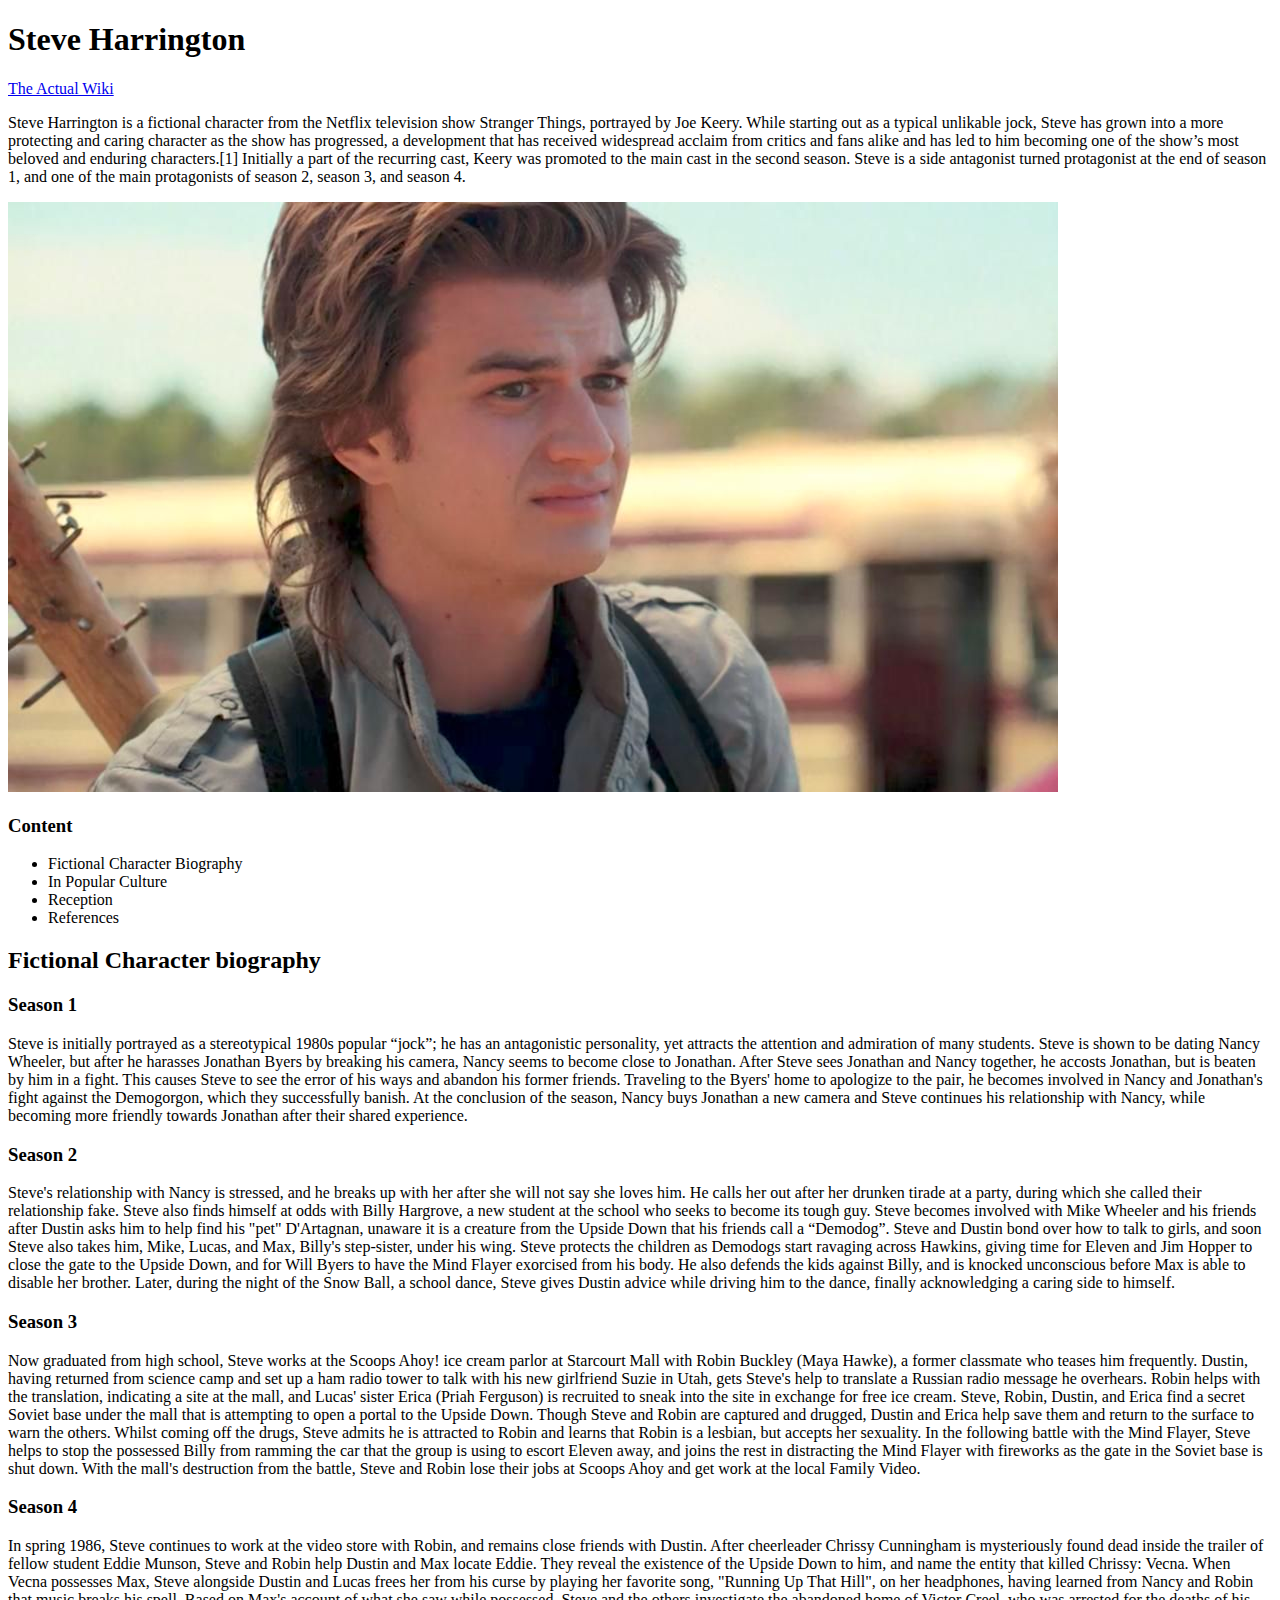
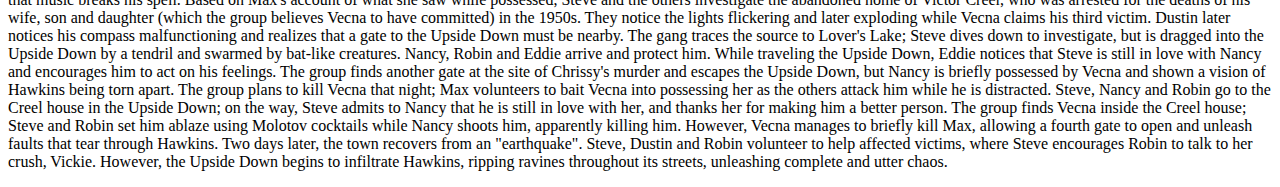
<file: vitamin2/index.html>
<!DOCTYPE html>
<html lang="en">
<head>
    <meta charset="UTF-8">
    <meta name="viewport" content="width=device-width, initial-scale=1.0">
    <meta name="description" content="Steve Harrington page">
    <meta name="theme-color" content="RED">
    <h1 style="font-size: 1;">Steve Harrington</h1>
    <title>Steve Harrington Tribute</title>
</head>
<body>
    <a href="https://en.wikipedia.org/wiki/Steve_Harrington" >The Actual Wiki</a>
    <p>Steve Harrington is a fictional character from the Netflix television show Stranger Things, portrayed by Joe Keery. While starting out as a typical unlikable jock, Steve has grown into a more protecting and caring character as the show has progressed, a development that has received widespread acclaim from critics and fans alike and has led to him becoming one of the show’s most beloved and enduring characters.[1] Initially a part of the recurring cast, Keery was promoted to the main cast in the second season. Steve is a side antagonist turned protagonist at the end of season 1, and one of the main protagonists of season 2, season 3, and season 4.
    </p>
    <img src="Steve_Harrington.png"/>
    <h3>Content</h3>
    <ul>
        <li>Fictional Character Biography</li>
        <li>In Popular Culture</li>
        <li>Reception</li>
        <li>References</li>
      </ul>
    <h2>Fictional Character biography</h2>
    <h3>Season 1</h3>
    <p>Steve is initially portrayed as a stereotypical 1980s popular “jock”; he has an antagonistic personality, yet attracts the attention and admiration of many students. Steve is shown to be dating Nancy Wheeler, but after he harasses Jonathan Byers by breaking his camera, Nancy seems to become close to Jonathan. After Steve sees Jonathan and Nancy together, he accosts Jonathan, but is beaten by him in a fight. This causes Steve to see the error of his ways and abandon his former friends. Traveling to the Byers' home to apologize to the pair, he becomes involved in Nancy and Jonathan's fight against the Demogorgon, which they successfully banish. At the conclusion of the season, Nancy buys Jonathan a new camera and Steve continues his relationship with Nancy, while becoming more friendly towards Jonathan after their shared experience.</p>
    
    <h3>Season 2</h3>
    <p>Steve's relationship with Nancy is stressed, and he breaks up with her after she will not say she loves him. He calls her out after her drunken tirade at a party, during which she called their relationship fake. Steve also finds himself at odds with Billy Hargrove, a new student at the school who seeks to become its tough guy. Steve becomes involved with Mike Wheeler and his friends after Dustin asks him to help find his "pet" D'Artagnan, unaware it is a creature from the Upside Down that his friends call a “Demodog”. Steve and Dustin bond over how to talk to girls, and soon Steve also takes him, Mike, Lucas, and Max, Billy's step-sister, under his wing. Steve protects the children as Demodogs start ravaging across Hawkins, giving time for Eleven and Jim Hopper to close the gate to the Upside Down, and for Will Byers to have the Mind Flayer exorcised from his body. He also defends the kids against Billy, and is knocked unconscious before Max is able to disable her brother. Later, during the night of the Snow Ball, a school dance, Steve gives Dustin advice while driving him to the dance, finally acknowledging a caring side to himself.</p>

    <h3>Season 3</h3>
    <p>Now graduated from high school, Steve works at the Scoops Ahoy! ice cream parlor at Starcourt Mall with Robin Buckley (Maya Hawke), a former classmate who teases him frequently. Dustin, having returned from science camp and set up a ham radio tower to talk with his new girlfriend Suzie in Utah, gets Steve's help to translate a Russian radio message he overhears. Robin helps with the translation, indicating a site at the mall, and Lucas' sister Erica (Priah Ferguson) is recruited to sneak into the site in exchange for free ice cream. Steve, Robin, Dustin, and Erica find a secret Soviet base under the mall that is attempting to open a portal to the Upside Down. Though Steve and Robin are captured and drugged, Dustin and Erica help save them and return to the surface to warn the others. Whilst coming off the drugs, Steve admits he is attracted to Robin and learns that Robin is a lesbian, but accepts her sexuality. In the following battle with the Mind Flayer, Steve helps to stop the possessed Billy from ramming the car that the group is using to escort Eleven away, and joins the rest in distracting the Mind Flayer with fireworks as the gate in the Soviet base is shut down. With the mall's destruction from the battle, Steve and Robin lose their jobs at Scoops Ahoy and get work at the local Family Video.</p>

    <h3>Season 4</h3>
    <p>In spring 1986, Steve continues to work at the video store with Robin, and remains close friends with Dustin. After cheerleader Chrissy Cunningham is mysteriously found dead inside the trailer of fellow student Eddie Munson, Steve and Robin help Dustin and Max locate Eddie. They reveal the existence of the Upside Down to him, and name the entity that killed Chrissy: Vecna.

        When Vecna possesses Max, Steve alongside Dustin and Lucas frees her from his curse by playing her favorite song, "Running Up That Hill", on her headphones, having learned from Nancy and Robin that music breaks his spell. Based on Max's account of what she saw while possessed, Steve and the others investigate the abandoned home of Victor Creel, who was arrested for the deaths of his wife, son and daughter (which the group believes Vecna to have committed) in the 1950s. They notice the lights flickering and later exploding while Vecna claims his third victim.
        
        Dustin later notices his compass malfunctioning and realizes that a gate to the Upside Down must be nearby. The gang traces the source to Lover's Lake; Steve dives down to investigate, but is dragged into the Upside Down by a tendril and swarmed by bat-like creatures. Nancy, Robin and Eddie arrive and protect him. While traveling the Upside Down, Eddie notices that Steve is still in love with Nancy and encourages him to act on his feelings.
        
        The group finds another gate at the site of Chrissy's murder and escapes the Upside Down, but Nancy is briefly possessed by Vecna and shown a vision of Hawkins being torn apart. The group plans to kill Vecna that night; Max volunteers to bait Vecna into possessing her as the others attack him while he is distracted. Steve, Nancy and Robin go to the Creel house in the Upside Down; on the way, Steve admits to Nancy that he is still in love with her, and thanks her for making him a better person.
        
        The group finds Vecna inside the Creel house; Steve and Robin set him ablaze using Molotov cocktails while Nancy shoots him, apparently killing him. However, Vecna manages to briefly kill Max, allowing a fourth gate to open and unleash faults that tear through Hawkins. Two days later, the town recovers from an "earthquake". Steve, Dustin and Robin volunteer to help affected victims, where Steve encourages Robin to talk to her crush, Vickie. However, the Upside Down begins to infiltrate Hawkins, ripping ravines throughout its streets, unleashing complete and utter chaos.</p>


</body>
</html>
</file>
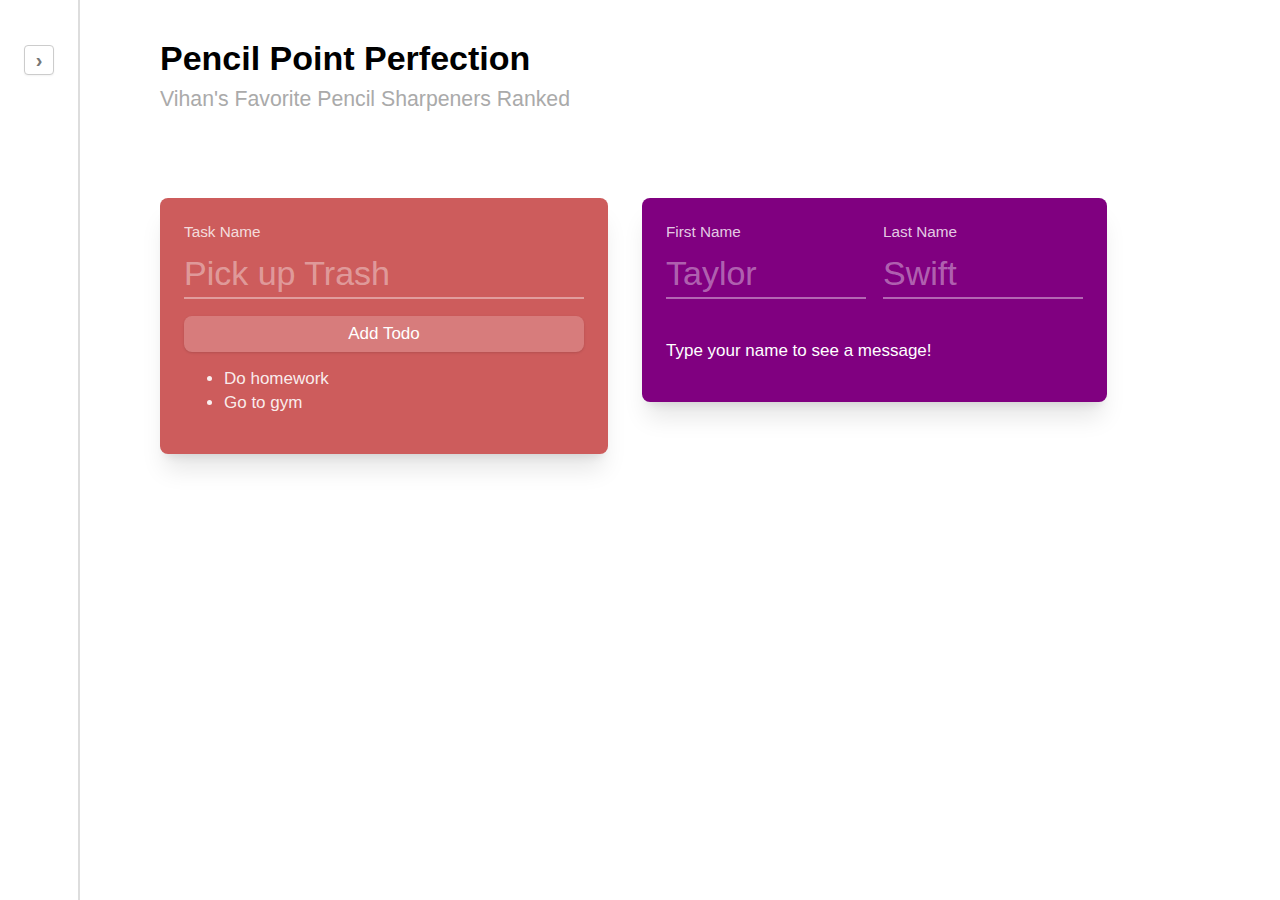
<file: vitamin4/index.html>
<!DOCTYPE html>
<html>
  <head>
    <meta charset="UTF-8" />
    <meta name="viewport" content="width=device-width, initial-scale=1.0" />
    <link rel="stylesheet" href="style.css" />
    <script src="script.js" type="text/javascript"></script>
    <title>Vitamin 3: CSS Layout</title>
  </head>
  <body>
    <aside id="sidebar" data-testid="sidebar">
      <div>
        <div>
          <button id="sidebar-button" data-testid="sidebar-button">›</button>
        </div>
        <div>
          <h3>Pencil Sharpeners</h3>
          <ul>
            <li><a>Prisma Premier</a></li>
            <li><a>Staedtler Mars 501</a></li>
            <li><a>Carl Angel-5</a></li>
          </ul>
        </div>
      </div>
    </aside>
    <main>
      <h1>Pencil Point Perfection</h1>
      <h2>Vihan's Favorite Pencil Sharpeners Ranked</h2>

      <div class="exercises">
        <div class="exercise exercise-1">
          <div>
            <label for="task-name">Task Name</label>
            <input
              type="text"
              id="task-name"
              name="task-name"
              placeholder="Pick up Trash"
            />
          </div>
          <button id="add-todo" data-testid="add-todo">Add Todo</button>
          <ul id="todo-list">
            <li>Do homework</li>
            <li>Go to gym</li>
          </ul>
        </div>
        <div class="exercise exercise-2">
          <div>
            <label for="first-name">First Name</label>
            <input
              type="text"
              id="first-name"
              name="first-name"
              placeholder="Taylor"
            />
          </div>
          <div>
            <label for="last-name">Last Name</label>
            <input
              type="text"
              id="last-name"
              name="last-name"
              placeholder="Swift"
            />
          </div>
          <p id="message" data-testid="message">
            Type your name to see a message!
          </p>
        </div>
      </div>
    </main>
  </body>
</html>
</file>
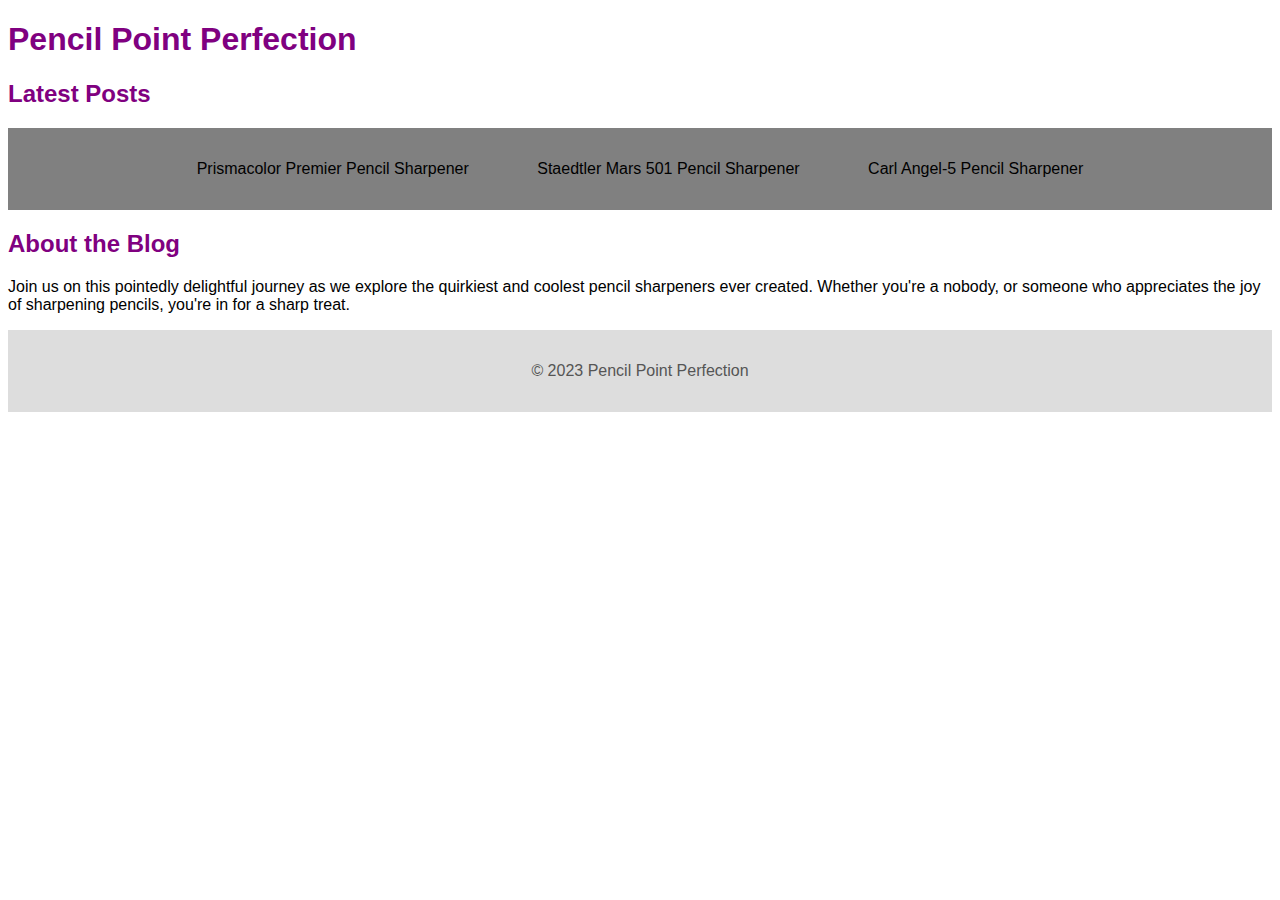
<file: vitamin2/bruh.html>
<!DOCTYPE html>
<html>
    <!-- font-family: "Comic Sans MS", Comic Sans, Arial; -->
  <head>
    <title>Pencil Point Perfection: Vihan's Favorite Pencil Sharpeners</title>
    <link rel="stylesheet" href="thing.css" />
  </head>
  <body>
    <h1>Pencil Point Perfection</h1>
    <main>
      <section>
        <h2>Latest Posts</h2>
        <ul>
          <li>
            <a href="#">Prismacolor Premier Pencil Sharpener</a>
          </li>
          <li>
            <a href="#">Staedtler Mars 501 Pencil Sharpener</a>
          </li>
          <li>
            <a href="#">Carl Angel-5 Pencil Sharpener</a>
          </li>
        </ul>
      </section>
      <section>
        <h2>About the Blog</h2>
        <p>
          Join us on this pointedly delightful journey as we explore the
          quirkiest and coolest pencil sharpeners ever created. Whether you're a
          nobody, or someone who appreciates the joy of sharpening pencils,
          you're in for a sharp treat.
        </p>
      </section>
    </main>
    <footer>
      <p>&copy; 2023 Pencil Point Perfection</p>
    </footer>
  </body>
</html>
</file>
<file: vitamin4/style.css>
/** Global Styles */
* {
  box-sizing: border-box;
}

html,
body {
  font-family: -apple-system, BlinkMacSystemFont, "Segoe UI", Roboto, Helvetica,
    Arial, sans-serif, "Apple Color Emoji", "Segoe UI Emoji", "Segoe UI Symbol";
  width: 100%;
  height: 100%;
  margin: 0;
  padding: 0;
  font-size: 17px;
}

/** Layout Styles */
body {
  display: flex;
  flex-direction: row;
}

/** Main Styles */
main {
  padding: 16px;
  padding-left: 80px;
  position: relative;
}

h1 {
  margin-bottom: 0;
}

h2 {
  font-weight: normal;
  color: #aaa;
  font-size: 1.25rem;
  line-height: 1.3;
  margin: 0.5rem 0;
}

/** Button */
#sidebar-button {
  position: absolute;
  left: 24px;
  top: 45px;

  width: 30px;
  height: 30px;
  margin: 0;
  padding: 0;

  color: #777;
  background: #fff;
  border: 1px solid #ccc;
  outline: none;

  font-size: 20px;
  font-weight: bold;

  border-radius: 4px;
  box-shadow: 0 1px 2px 0 rgb(0 0 0 / 0.05);

  transition: background 0.1s ease-out;
  cursor: pointer;
}

#sidebar-button:hover {
  background: #efefef;
}

#sidebar-button:active {
  background: #eee;
}

/** Sidebar Styles */
aside {
  border-right: 2px solid #ddd;

  position: relative;

  width: 80px;
  overflow: hidden;
  transition: 0.3s ease width;
}

aside > div {
  position: absolute;
  width: 280px;
  display: flex;
  flex-direction: row;
}

aside > div > div {
  padding: 32px 28px;
}

aside.opened {
  width: 280px;
}

h3 {
  font-size: 1rem;
  font-weight: 500;
}

aside ul {
  list-style-type: none;
  margin: 0;
  padding: 0;

  font-size: 1rem;
}

aside ul > li {
  margin: 8px 0;
}

aside ul > li a {
  color: #aaa;
  transition: color 0.1s ease-in;
  cursor: pointer;
}

aside ul > li a:hover {
  color: purple;
}

/** Inputs */
.exercises {
  margin-top: 50px;
  display: flex;
  flex-wrap: wrap;
  align-items: flex-start;
}

.exercise {
  box-shadow: 0 20px 25px -5px rgb(0 0 0 / 0.1),
    0 8px 10px -6px rgb(0 0 0 / 0.1);

  margin-top: 2rem;
  margin-right: 2rem;
  padding: 24px 24px;
  border-radius: 8px;

  background: black;
  color: white;
}

.exercise ul {
  color: rgba(255, 255, 255, 0.9);
  margin: 1rem 0;
}

.exercise ul > li {
  margin: 4px 0;
}

/** Exercise 1 */
.exercise-1 {
  background: indianred;
}

.exercise-1 input[type="text"] {
  width: 400px;
}

/** Exercise 2 */
.exercise-2 {
  background: purple;
  display: inline-grid;
  grid-template-columns: 1fr 1fr;
  grid-template-rows: auto auto;
  gap: 1em 1em;
  grid-template-areas:
    "input1 input2"
    "output output";
}

.exercise-2 > :nth-child(1) {
  grid-area: input1;
}

.exercise-2 > :nth-child(2) {
  grid-area: input2;
}

.exercise-2 > :nth-child(3) {
  grid-area: output;
}

/** Inputs */
label {
  font-size: 0.9rem;
  font-weight: 400;
  color: rgba(255, 255, 255, 0.8);
}

input[type="text"] {
  display: block;

  margin: 8px 0;
  padding: 4px 0;

  font-size: 2rem;

  width: 200px;

  color: white;
  background: none;

  border: none;
  border-radius: 0;
  border-bottom: 2px solid rgba(255, 255, 255, 0.4);
}

input[type="text"]:focus {
  outline: none;
}

input[type="text"]::placeholder {
  color: rgba(255, 255, 255, 0.4);
}

button {
  display: block;
  width: 100%;

  background: rgba(255, 255, 255, 0.2);
  border: none;
  border-radius: 8px;

  box-shadow: 0 1px 3px 0 rgb(0 0 0 / 0.1), 0 1px 2px -1px rgb(0 0 0 / 0.1);

  margin: 1rem 0;
  padding: 8px 8px;

  font-size: 1rem;
  font-family: inherit;
  font-weight: 400;

  color: white;
  text-align: center;

  transition: background 0.1s ease;
  cursor: pointer;
}

button:hover {
  background: rgba(255, 255, 255, 0.3);
}
</file>
<file: vitamin2/thing.css>
html {
    font-family: "Comic Sans MS", "Comic Sans", "Arial";
}
h1, h2{
    font-family: "Papyrus", "Arial";
    color: purple;
}
ul {
    list-style-type: none;
    padding: 0; 
    margin: 0; 
    background-color: gray; 
    text-align: center; 
    
}
li {
    display: inline-block;
    padding: 16px;
    /* margin: 16px; */
    color: black;
}
li a {
    text-decoration: none; 
    color: black; 
    padding: 16px; 
    display: inline-block; 
}
li a:hover {
    background-color: #AAA; 
}
footer {
    background-color: #DDD; 
    color: #555; 
    text-align: center; 
    padding: 16px; 
}
</file>
